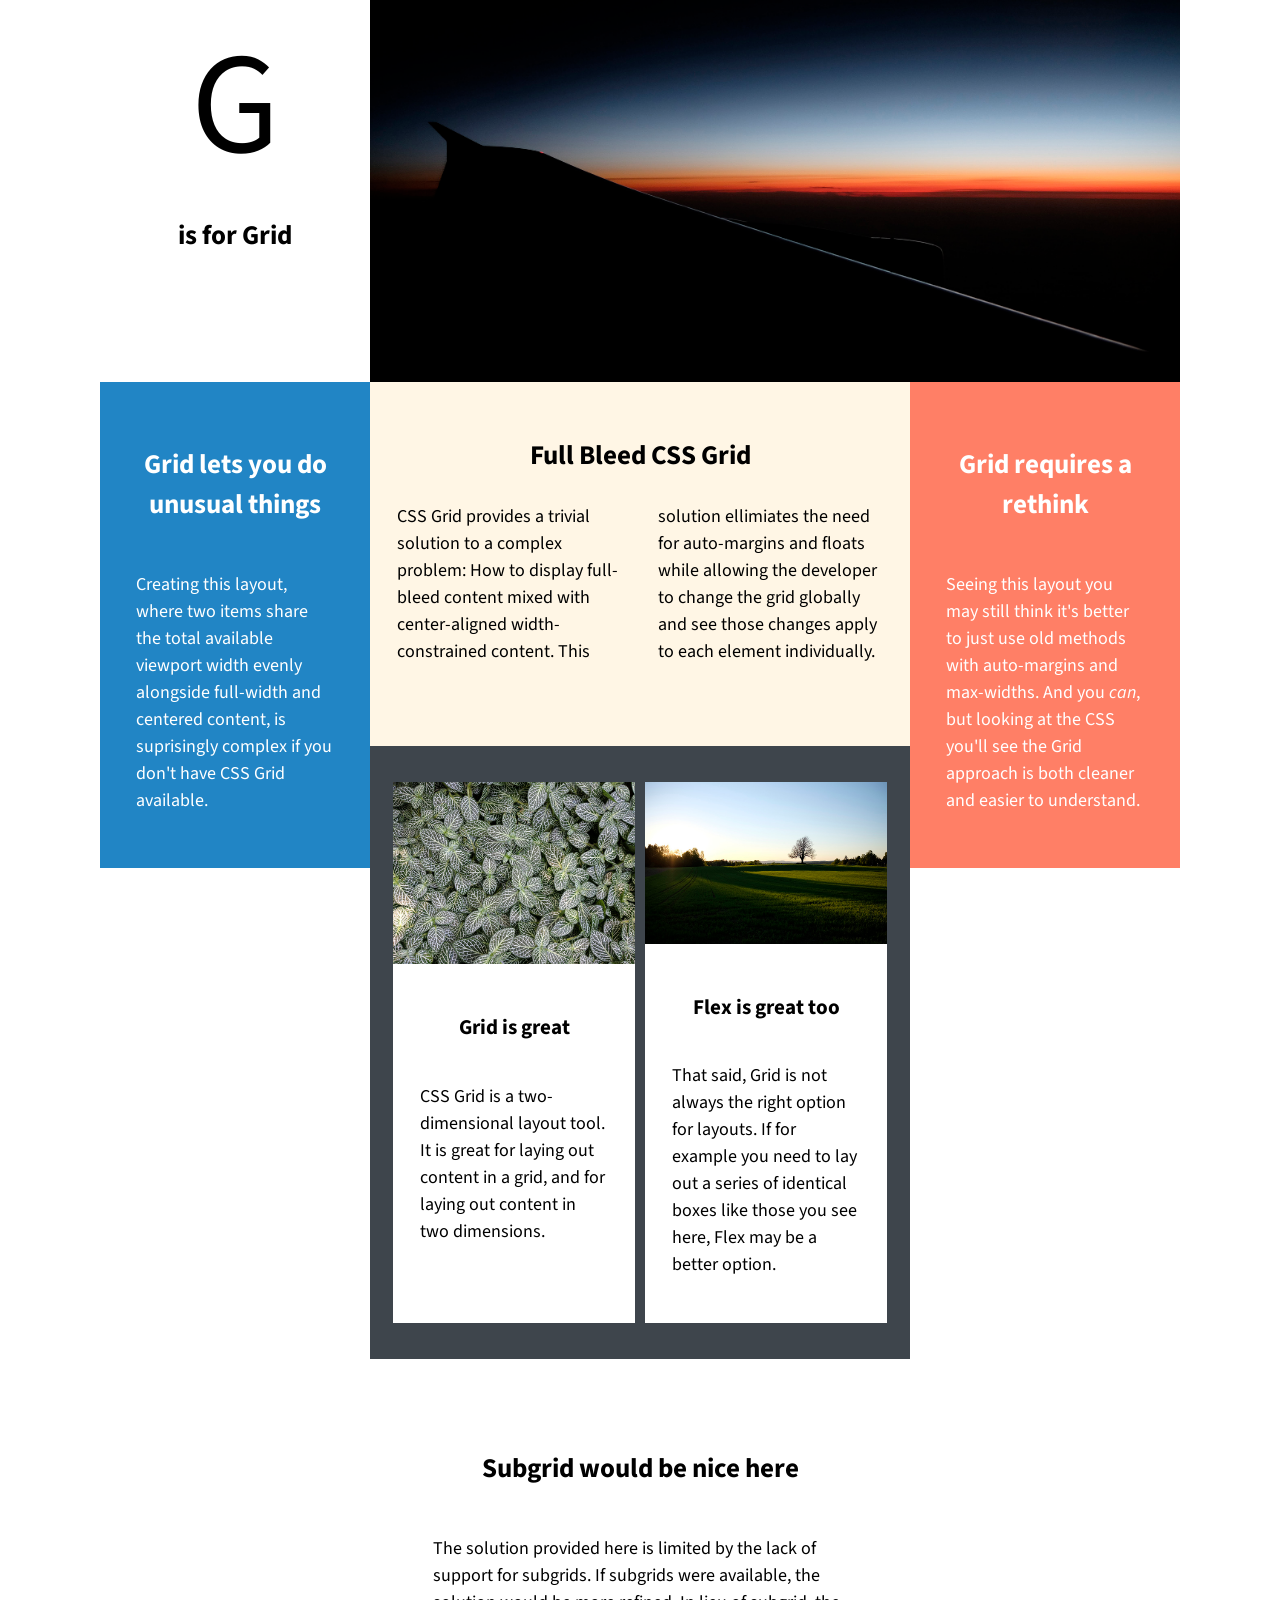
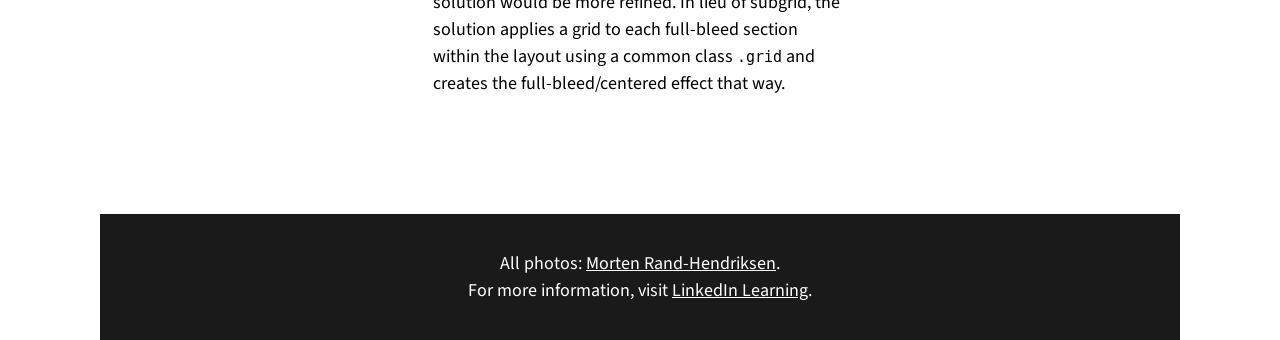
<file: 03_02/index.html>
<!doctype html>
<html lang="en-US">
  <head>
    <meta charset="UTF-8" />
    <meta name="viewport" content="width=device-width, initial-scale=1" />
    <title>Basic Grid Demo</title>
    <link
      href="https://fonts.googleapis.com/css?family=PT+Serif:400,400i,700,700i|Source+Sans+Pro:400,400i,600,600i"
      rel="stylesheet"
    />
    <link rel="stylesheet" href="style-main.css" type="text/css" media="all" />
  </head>

  <body class="site">
    <a class="skip-link screen-reader-text" href="#content">Skip to content</a>

    <header class="masthead">
      <div class="logo">G</div>
      <h2 class="site-title">is for Grid</h2>
    </header>
    <!-- .masthead -->

    <figure class="feature">
      <img
        src="images/wing.jpg"
        alt="The sun sets behind the wing of an airliner."
      />
    </figure>

    <main id="content" class="main-area">
      <section class="splash">
        <div class="splash-content">
          <h2 class="content-title">Full Bleed CSS Grid</h2>
          <div class="splash-text">
            <p>
              CSS Grid provides a trivial solution to a complex problem: How to
              display full-bleed content mixed with center-aligned
              width-constrained content. This solution ellimiates the need for
              auto-margins and floats while allowing the developer to change the
              grid globally and see those changes apply to each element
              individually.
            </p>
          </div>
          <!-- .splash-text -->
        </div>
        <!-- .splash-content -->
      </section>
      <!-- .splash -->

      <section class="buckets">
        <ul>
          <li>
            <img src="images/nerve.jpg" alt="The leaves of a Nerve Plant." />
            <div class="bucket">
              <h3 class="bucket-title">Grid is great</h3>
              <p>
                CSS Grid is a two-dimensional layout tool. It is great for
                laying out content in a grid, and for laying out content in two
                dimensions.
              </p>
            </div>
            <!-- .bucket -->
          </li>
          <li>
            <img src="images/tree.jpg" alt="A solitary tree in a field." />
            <div class="bucket">
              <h3 class="bucket-title">Flex is great too</h3>
              <p>
                That said, Grid is not always the right option for layouts. If
                for example you need to lay out a series of identical boxes like
                those you see here, Flex may be a better option.
              </p>
            </div>
            <!-- .bucket -->
          </li>
        </ul>
      </section>
      <!-- .buckets -->

      <section class="more">
        <div class="more-content">
          <h2 class="content-title">Subgrid would be nice here</h2>
          <p>
            The solution provided here is limited by the lack of support for
            subgrids. If subgrids were available, the solution would be more
            refined. In lieu of subgrid, the solution applies a grid to each
            full-bleed section within the layout using a common class
            <code>.grid</code> and creates the full-bleed/centered effect that
            way.
          </p>
          <p></p>
        </div>
        <!-- .more-content -->
      </section>
      <!-- .more -->
    </main>

    <aside class="sidebar">
      <div class="twin">
        <h2 class="content-title">Grid lets you do unusual things</h2>
        <p>
          Creating this layout, where two items share the total available
          viewport width evenly alongside full-width and centered content, is
          suprisingly complex if you don't have CSS Grid available.
        </p>
      </div>
      <div class="twin">
        <h2 class="content-title">Grid requires a rethink</h2>
        <p>
          Seeing this layout you may still think it's better to just use old
          methods with auto-margins and max-widths. And you <em>can</em>, but
          looking at the CSS you'll see the Grid approach is both cleaner and
          easier to understand.
        </p>
      </div>
    </aside>
    <!-- .sidebar -->

    <footer class="colophon">
      <aside>
        All photos:
        <a href="https://twitter.com/mor10" target="_blank" rel="nofollow"
          >Morten Rand-Hendriksen</a
        >.
      </aside>
      <aside>
        For more information, visit
        <a href="https://linkedin.com/learning" target="_blank" rel="nofollow"
          >LinkedIn Learning</a
        >.
      </aside>
    </footer>
  </body>
</html>
</file>
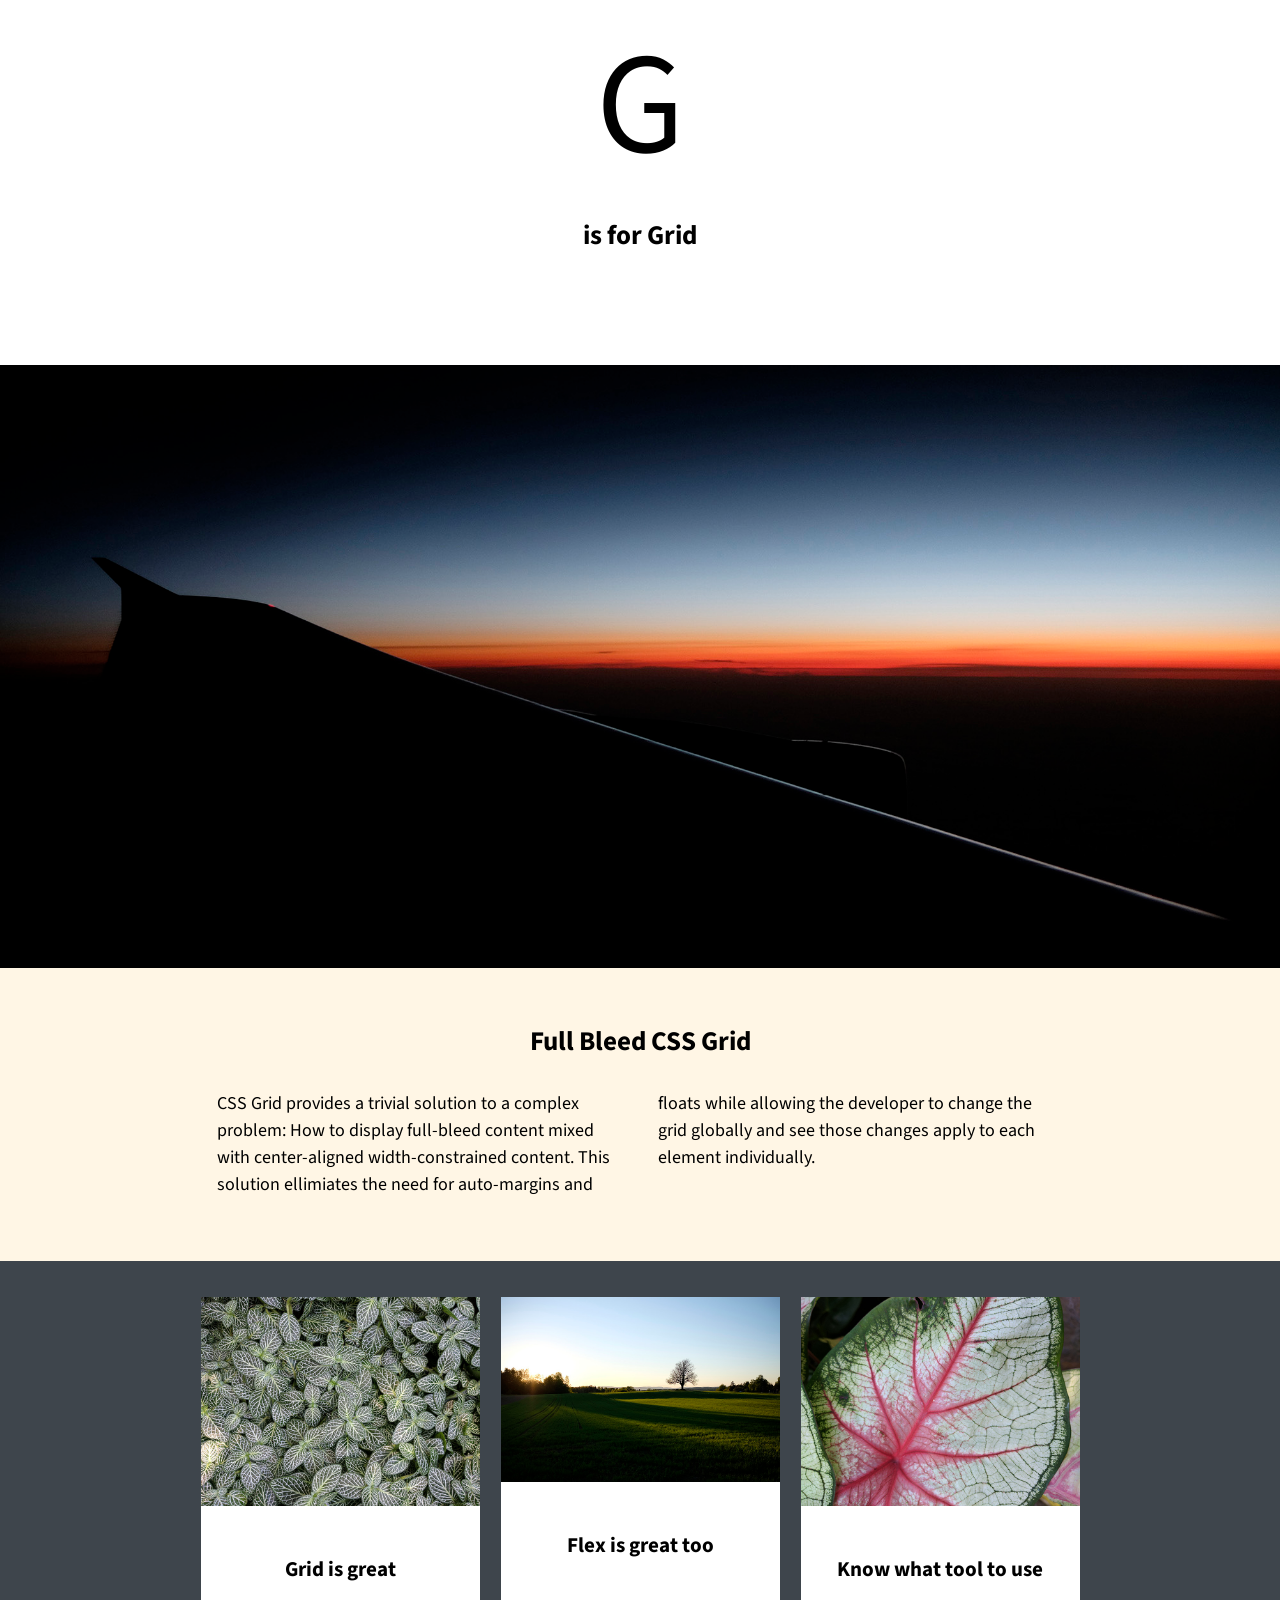
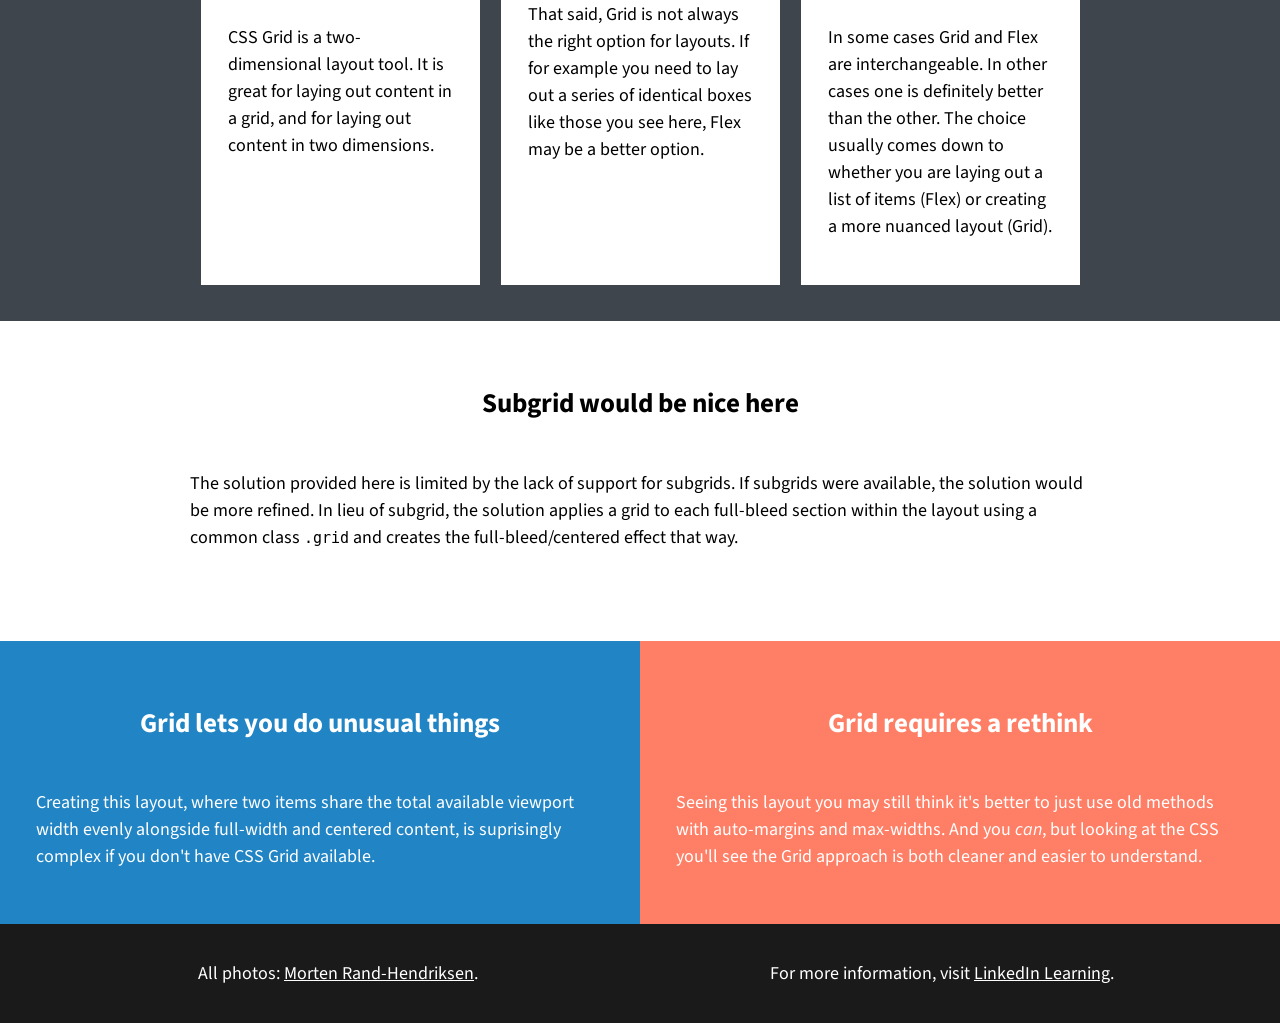
<file: 04_02/index.html>
<!doctype html>
<html lang="en-US">
  <head>
    <meta charset="UTF-8" />
    <meta name="viewport" content="width=device-width, initial-scale=1" />
    <title>Basic Grid Demo</title>
    <link
      href="https://fonts.googleapis.com/css?family=PT+Serif:400,400i,700,700i|Source+Sans+Pro:400,400i,600,600i"
      rel="stylesheet"
    />
    <link rel="stylesheet" href="style-main.css" type="text/css" media="all" />
  </head>

  <body class="site">
    <a class="skip-link screen-reader-text" href="#content">Skip to content</a>

    <header class="masthead">
      <div class="logo">G</div>
      <h2 class="site-title">is for Grid</h2>
      <img
        src="images/wing.jpg"
        alt="The sun sets behind the wing of an airliner."
      />
    </header>
    <!-- .masthead -->

    <main id="content" class="main-area">
      <section class="splash">
        <div class="splash-content">
          <h2 class="content-title">Full Bleed CSS Grid</h2>
          <div class="splash-text">
            <p>
              CSS Grid provides a trivial solution to a complex problem: How to
              display full-bleed content mixed with center-aligned
              width-constrained content. This solution ellimiates the need for
              auto-margins and floats while allowing the developer to change the
              grid globally and see those changes apply to each element
              individually.
            </p>
          </div>
          <!-- .splash-text -->
        </div>
        <!-- .splash-content -->
      </section>
      <!-- .splash -->

      <section class="buckets">
        <ul>
          <li>
            <img src="images/nerve.jpg" alt="The leaves of a Nerve Plant." />
            <div class="bucket">
              <h3 class="bucket-title">Grid is great</h3>
              <p>
                CSS Grid is a two-dimensional layout tool. It is great for
                laying out content in a grid, and for laying out content in two
                dimensions.
              </p>
            </div>
            <!-- .bucket -->
          </li>
          <li>
            <img src="images/tree.jpg" alt="A solitary tree in a field." />
            <div class="bucket">
              <h3 class="bucket-title">Flex is great too</h3>
              <p>
                That said, Grid is not always the right option for layouts. If
                for example you need to lay out a series of identical boxes like
                those you see here, Flex may be a better option.
              </p>
            </div>
            <!-- .bucket -->
          </li>
          <li>
            <img src="images/lines.jpg" alt="The leaf of a tropical plant." />
            <div class="bucket">
              <h3 class="bucket-title">Know what tool to use</h3>
              <p>
                In some cases Grid and Flex are interchangeable. In other cases
                one is definitely better than the other. The choice usually
                comes down to whether you are laying out a list of items (Flex)
                or creating a more nuanced layout (Grid).
              </p>
            </div>
            <!-- .bucket -->
          </li>
        </ul>
      </section>
      <!-- .buckets -->

      <section class="more">
        <div class="more-content">
          <h2 class="content-title">Subgrid would be nice here</h2>
          <p>
            The solution provided here is limited by the lack of support for
            subgrids. If subgrids were available, the solution would be more
            refined. In lieu of subgrid, the solution applies a grid to each
            full-bleed section within the layout using a common class
            <code>.grid</code> and creates the full-bleed/centered effect that
            way.
          </p>
          <p></p>
        </div>
        <!-- .more-content -->
      </section>
      <!-- .more -->

      <section class="twins">
        <div class="twin">
          <h2 class="content-title">Grid lets you do unusual things</h2>
          <p>
            Creating this layout, where two items share the total available
            viewport width evenly alongside full-width and centered content, is
            suprisingly complex if you don't have CSS Grid available.
          </p>
        </div>
        <div class="twin">
          <h2 class="content-title">Grid requires a rethink</h2>
          <p>
            Seeing this layout you may still think it's better to just use old
            methods with auto-margins and max-widths. And you <em>can</em>, but
            looking at the CSS you'll see the Grid approach is both cleaner and
            easier to understand.
          </p>
        </div>
      </section>
      <!-- .twins -->
    </main>

    <footer class="colophon">
      <aside>
        All photos:
        <a href="https://twitter.com/mor10" target="_blank" rel="nofollow"
          >Morten Rand-Hendriksen</a
        >.
      </aside>
      <aside>
        For more information, visit
        <a href="https://linkedin.com/learning" target="_blank" rel="nofollow"
          >LinkedIn Learning</a
        >.
      </aside>
    </footer>
  </body>
</html>
</file>
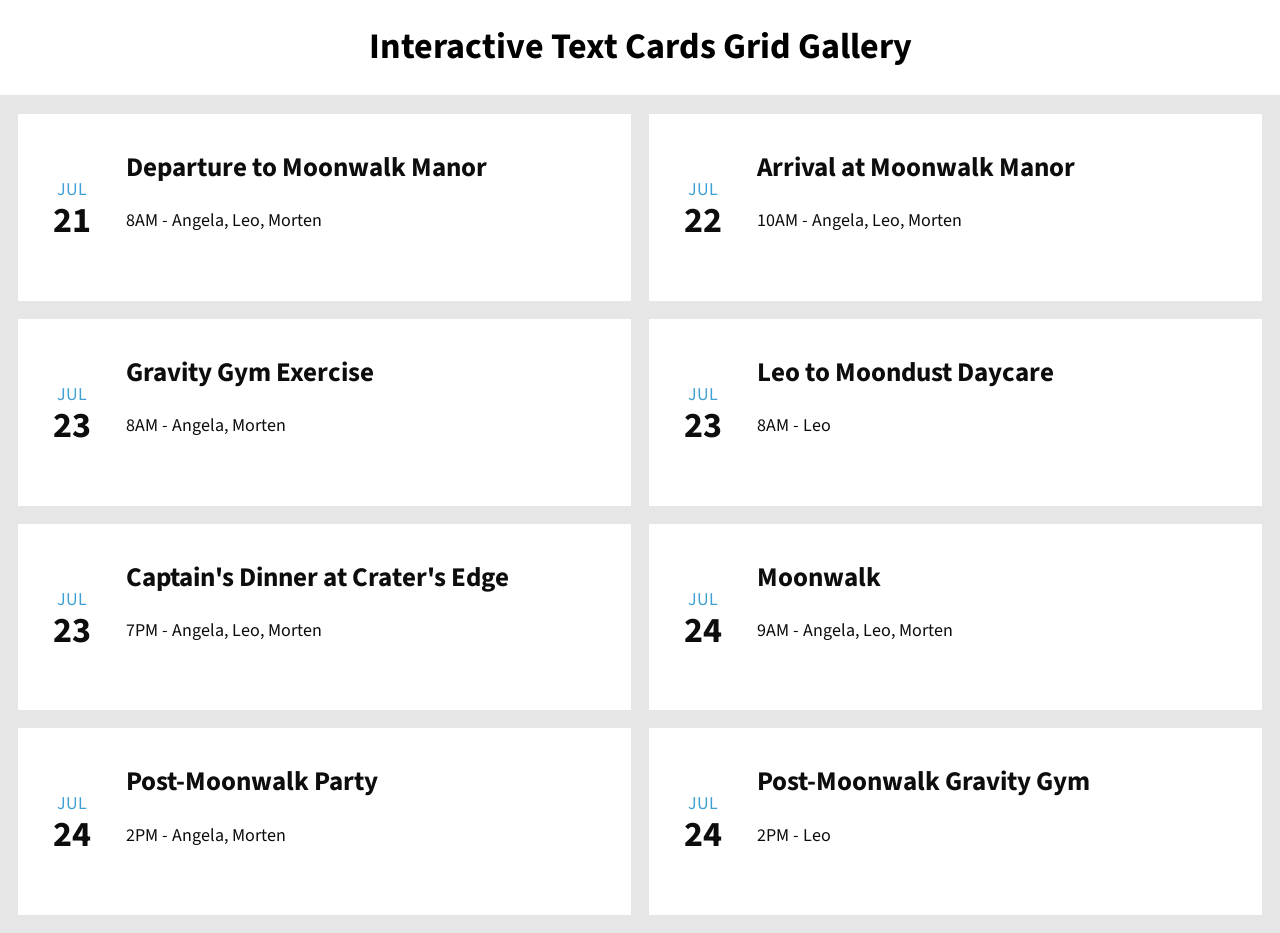
<file: 05_02/index.html>
<!doctype html>
<html lang="en-US">
  <head>
    <meta charset="UTF-8" />
    <meta name="viewport" content="width=device-width, initial-scale=1" />
    <title>Text Cards Gallery</title>
    <link
      href="https://fonts.googleapis.com/css?family=PT+Serif:400,400i,700,700i|Source+Sans+Pro:400,400i,600,600i"
      rel="stylesheet"
    />
    <link rel="stylesheet" href="style-main.css" type="text/css" media="all" />
  </head>

  <body class="site">
    <a class="skip-link screen-reader-text" href="#content">Skip to content</a>

    <header class="masthead">
      <h1 class="site-title">Interactive Text Cards Grid Gallery</h1>
    </header>
    <!-- .masthead -->

    <main id="content" class="main-area">
      <ul class="cards">
        <li class="card">
          <a href="#">
            <time class="time" datetime="2017-07-21T08:00">
              <div class="month">Jul</div>
              <div class="date">21</div>
            </time>
            <h2>Departure to Moonwalk Manor</h2>
            <div class="meta"><time>8AM</time> - Angela, Leo, Morten</div>
          </a>
        </li>
        <li class="card">
          <a href="#">
            <time class="time" datetime="2017-07-22T10:00">
              <div class="month">Jul</div>
              <div class="date">22</div>
            </time>
            <h2>Arrival at Moonwalk Manor</h2>
            <div class="meta"><time>10AM</time> - Angela, Leo, Morten</div>
          </a>
        </li>
        <li class="card">
          <a href="#">
            <time class="time" datetime="2017-07-23T08:00">
              <div class="month">Jul</div>
              <div class="date">23</div>
            </time>
            <h2>Gravity Gym Exercise</h2>
            <div class="meta"><time>8AM</time> - Angela, Morten</div>
          </a>
        </li>
        <li class="card">
          <a href="#">
            <time class="time" datetime="2017-07-23T08:00">
              <div class="month">Jul</div>
              <div class="date">23</div>
            </time>
            <h2>Leo to Moondust Daycare</h2>
            <div class="meta"><time>8AM</time> - Leo</div>
          </a>
        </li>
        <li class="card">
          <a href="#">
            <time class="time" datetime="2017-07-23T19:00">
              <div class="month">Jul</div>
              <div class="date">23</div>
            </time>
            <h2>Captain's Dinner at Crater's Edge</h2>
            <div class="meta"><time>7PM</time> - Angela, Leo, Morten</div>
          </a>
        </li>
        <li class="card">
          <a href="#">
            <time class="time" datetime="2017-07-24T09:00">
              <div class="month">Jul</div>
              <div class="date">24</div>
            </time>
            <h2>Moonwalk</h2>
            <div class="meta"><time>9AM</time> - Angela, Leo, Morten</div>
          </a>
        </li>
        <li class="card">
          <a href="#">
            <time class="time" datetime="2017-07-24T14:00">
              <div class="month">Jul</div>
              <div class="date">24</div>
            </time>
            <h2>Post-Moonwalk Party</h2>
            <div class="meta"><time>2PM</time> - Angela, Morten</div>
          </a>
        </li>
        <li class="card">
          <a href="#">
            <time class="time" datetime="2017-06-24T14:00">
              <div class="month">Jul</div>
              <div class="date">24</div>
            </time>
            <h2>Post-Moonwalk Gravity Gym</h2>
            <div class="meta"><time>2PM</time> - Leo</div>
          </a>
        </li>
      </ul>
    </main>
  </body>
</html>
</file>
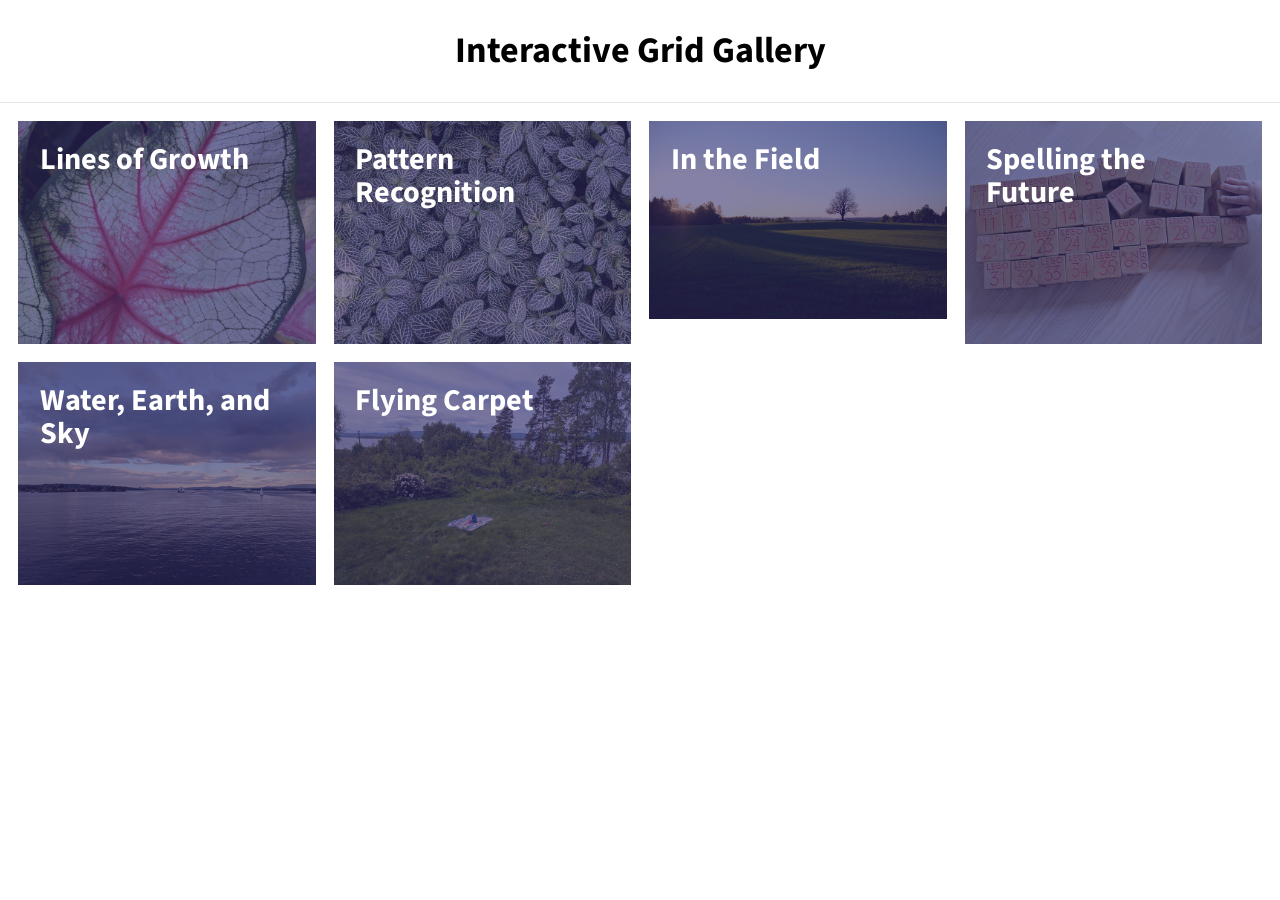
<file: 05_06/index.html>
<!doctype html>
<html lang="en-US">
  <head>
    <meta charset="UTF-8" />
    <meta name="viewport" content="width=device-width, initial-scale=1" />
    <title>Basic Grid Demo</title>
    <link
      href="https://fonts.googleapis.com/css?family=PT+Serif:400,400i,700,700i|Source+Sans+Pro:400,400i,600,600i"
      rel="stylesheet"
    />
    <link rel="stylesheet" href="style-main.css" type="text/css" media="all" />
  </head>

  <body class="site">
    <a class="skip-link screen-reader-text" href="#content">Skip to content</a>

    <header class="masthead">
      <h1 class="site-title">Interactive Grid Gallery</h1>
    </header>
    <!-- .masthead -->

    <main id="content" class="main-area">
      <ul class="cards">
        <li class="card">
          <a href="#">
            <figure class="card">
              <img src="images/lines.jpg" alt="Lines on a tropical leaf." />
              <figcaption class="caption">
                <h3 class="caption-title">Lines of Growth</h3>
              </figcaption>
            </figure>
          </a>
        </li>
        <li class="card">
          <a href="#">
            <figure class="card">
              <img src="images/nerve.jpg" alt="Leaves of the Nerve Plant." />
              <figcaption class="caption">
                <h3 class="caption-title">Pattern Recognition</h3>
              </figcaption>
            </figure>
          </a>
        </li>
        <li class="card">
          <a href="#">
            <figure class="card">
              <img
                src="images/tree.jpg"
                alt="The silhouette of a tree during sundown."
              />
              <figcaption class="caption">
                <h3 class="caption-title">In the Field</h3>
              </figcaption>
            </figure>
          </a>
        </li>
        <li class="card">
          <a href="#">
            <figure class="card">
              <img
                src="images/blocks.jpg"
                alt="Classic wooden letter blocks."
              />
              <figcaption class="caption">
                <h3 class="caption-title">Spelling the Future</h3>
              </figcaption>
            </figure>
          </a>
        </li>
        <li class="card">
          <a href="#">
            <figure class="card">
              <img src="images/fjord.jpg" alt="Sundown over the Oslo fjord." />
              <figcaption class="caption">
                <h3 class="caption-title">Water, Earth, and Sky</h3>
              </figcaption>
            </figure>
          </a>
        </li>
        <li class="card">
          <a href="#">
            <figure class="card">
              <img
                src="images/grass.jpg"
                alt="A baby sits on a carpet in the grass."
              />
              <figcaption class="caption">
                <h3 class="caption-title">Flying Carpet</h3>
              </figcaption>
            </figure>
          </a>
        </li>
      </ul>
    </main>
  </body>
</html>
</file>
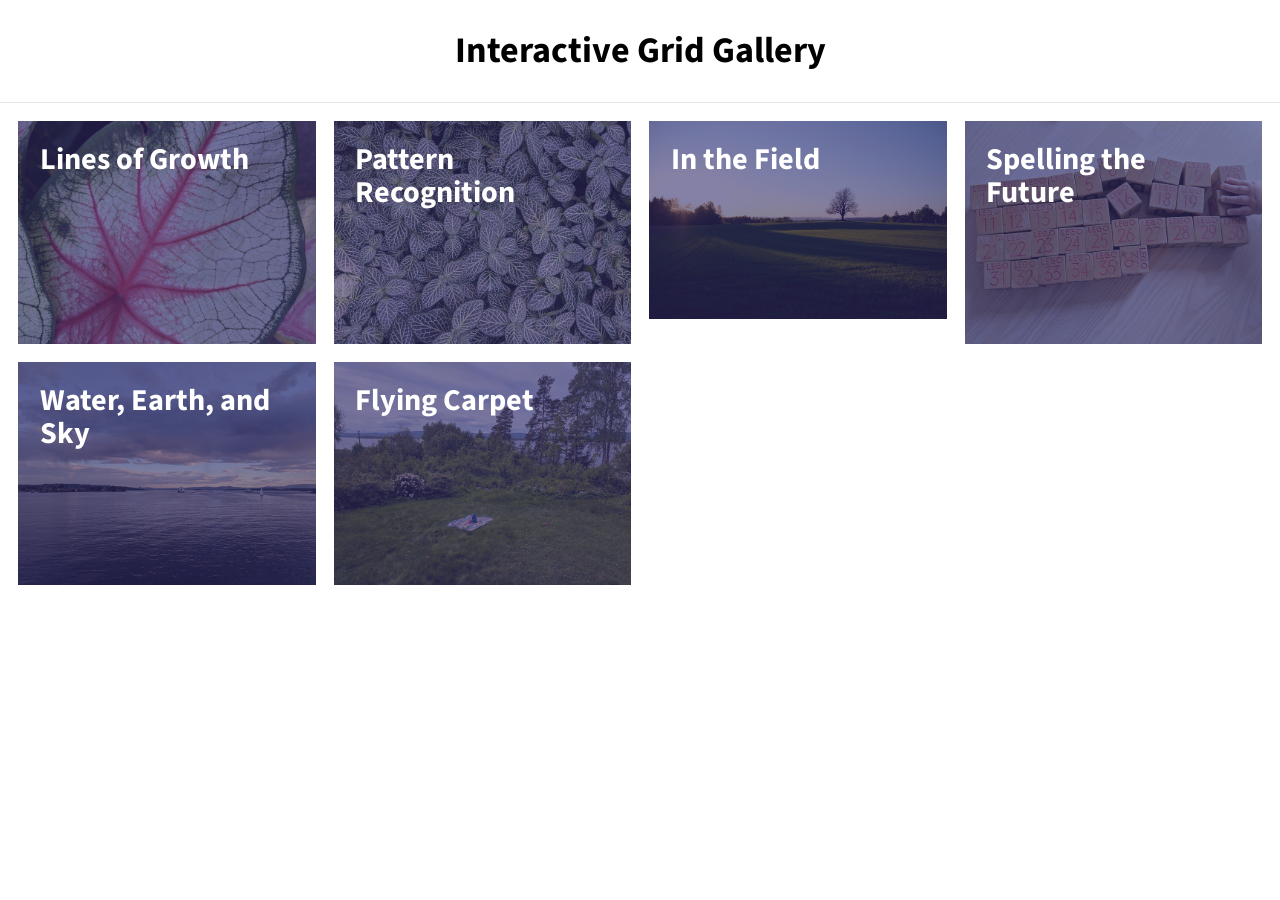
<file: 05_08/index.html>
<!doctype html>
<html lang="en-US">
  <head>
    <meta charset="UTF-8" />
    <meta name="viewport" content="width=device-width, initial-scale=1" />
    <title>Basic Grid Demo</title>
    <link
      href="https://fonts.googleapis.com/css?family=PT+Serif:400,400i,700,700i|Source+Sans+Pro:400,400i,600,600i"
      rel="stylesheet"
    />
    <link rel="stylesheet" href="style-main.css" type="text/css" media="all" />
  </head>

  <body class="site">
    <a class="skip-link screen-reader-text" href="#content">Skip to content</a>

    <header class="masthead">
      <h1 class="site-title">Interactive Grid Gallery</h1>
    </header>
    <!-- .masthead -->

    <main id="content" class="main-area">
      <ul class="cards">
        <li class="card-item">
          <a href="#">
            <figure class="card">
              <img src="images/lines.jpg" alt="Lines on a tropical leaf." />
              <figcaption class="caption">
                <h3 class="caption-title">Lines of Growth</h3>
              </figcaption>
            </figure>
          </a>
        </li>
        <li class="card-item">
          <a href="#">
            <figure class="card">
              <img src="images/nerve.jpg" alt="Leaves of the Nerve Plant." />
              <figcaption class="caption">
                <h3 class="caption-title">Pattern Recognition</h3>
              </figcaption>
            </figure>
          </a>
        </li>
        <li class="card-item">
          <a href="#">
            <figure class="card">
              <img
                src="images/tree.jpg"
                alt="The silhouette of a tree during sundown."
              />
              <figcaption class="caption">
                <h3 class="caption-title">In the Field</h3>
              </figcaption>
            </figure>
          </a>
        </li>
        <li class="card-item">
          <a href="#">
            <figure class="card">
              <img
                src="images/blocks.jpg"
                alt="Classic wooden letter blocks."
              />
              <figcaption class="caption">
                <h3 class="caption-title">Spelling the Future</h3>
              </figcaption>
            </figure>
          </a>
        </li>
        <li class="card-item">
          <a href="#">
            <figure class="card">
              <img src="images/fjord.jpg" alt="Sundown over the Oslo fjord." />
              <figcaption class="caption">
                <h3 class="caption-title">Water, Earth, and Sky</h3>
              </figcaption>
            </figure>
          </a>
        </li>
        <li class="card-item">
          <a href="#">
            <figure class="card">
              <img
                src="images/grass.jpg"
                alt="A baby sits on a carpet in the grass."
              />
              <figcaption class="caption">
                <h3 class="caption-title">Flying Carpet</h3>
              </figcaption>
            </figure>
          </a>
        </li>
      </ul>
    </main>
  </body>
</html>
</file>
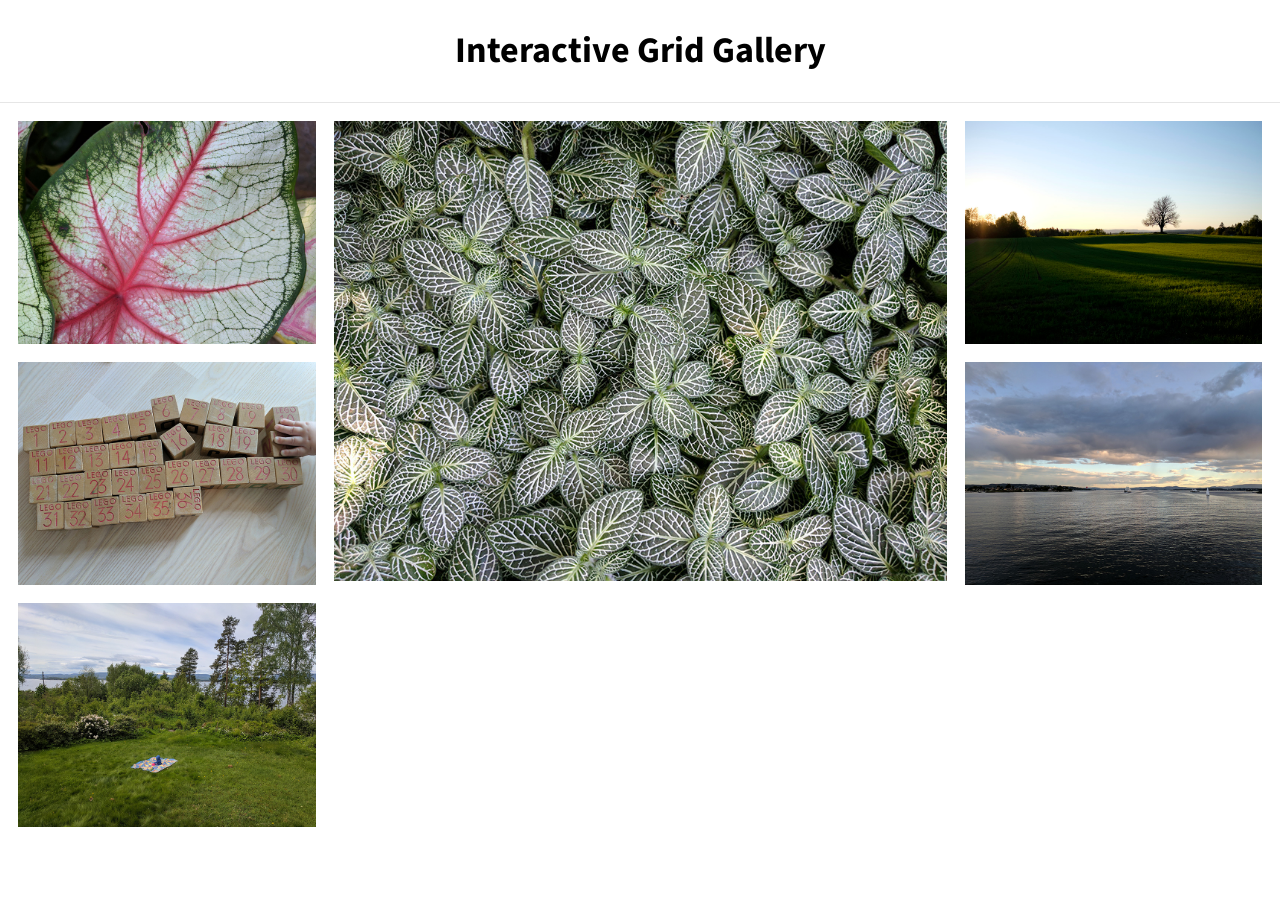
<file: 05_09/index.html>
<!doctype html>
<html lang="en-US">
  <head>
    <meta charset="UTF-8" />
    <meta name="viewport" content="width=device-width, initial-scale=1" />
    <title>Basic Grid Demo</title>
    <link
      href="https://fonts.googleapis.com/css?family=PT+Serif:400,400i,700,700i|Source+Sans+Pro:400,400i,600,600i"
      rel="stylesheet"
    />
    <link rel="stylesheet" href="style-main.css" type="text/css" media="all" />
  </head>

  <body class="site">
    <a class="skip-link screen-reader-text" href="#content">Skip to content</a>

    <header class="masthead">
      <h1 class="site-title">Interactive Grid Gallery</h1>
    </header>
    <!-- .masthead -->

    <main id="content" class="main-area">
      <ul class="cards">
        <li class="card-item">
          <a href="#">
            <figure class="card">
              <img src="images/lines.jpg" alt="Lines on a tropical leaf." />
              <figcaption class="caption">
                <h3 class="caption-title">Lines of Growth</h3>
              </figcaption>
            </figure>
          </a>
        </li>
        <li class="card-item double">
          <a href="#">
            <figure class="card">
              <img src="images/nerve.jpg" alt="Leaves of the Nerve Plant." />
              <figcaption class="caption">
                <h3 class="caption-title">Pattern Recognition</h3>
              </figcaption>
            </figure>
          </a>
        </li>
        <li class="card-item">
          <a href="#">
            <figure class="card">
              <img
                src="images/tree-crop.jpg"
                alt="The silhouette of a tree during sundown."
              />
              <figcaption class="caption">
                <h3 class="caption-title">In the Field</h3>
              </figcaption>
            </figure>
          </a>
        </li>
        <li class="card-item">
          <a href="#">
            <figure class="card">
              <img
                src="images/blocks.jpg"
                alt="Classic wooden letter blocks."
              />
              <figcaption class="caption">
                <h3 class="caption-title">Spelling the Future</h3>
              </figcaption>
            </figure>
          </a>
        </li>
        <li class="card-item">
          <a href="#">
            <figure class="card">
              <img src="images/fjord.jpg" alt="Sundown over the Oslo fjord." />
              <figcaption class="caption">
                <h3 class="caption-title">Water, Earth, and Sky</h3>
              </figcaption>
            </figure>
          </a>
        </li>
        <li class="card-item">
          <a href="#">
            <figure class="card">
              <img
                src="images/grass.jpg"
                alt="A baby sits on a carpet in the grass."
              />
              <figcaption class="caption">
                <h3 class="caption-title">Flying Carpet</h3>
              </figcaption>
            </figure>
          </a>
        </li>
      </ul>
    </main>
  </body>
</html>
</file>
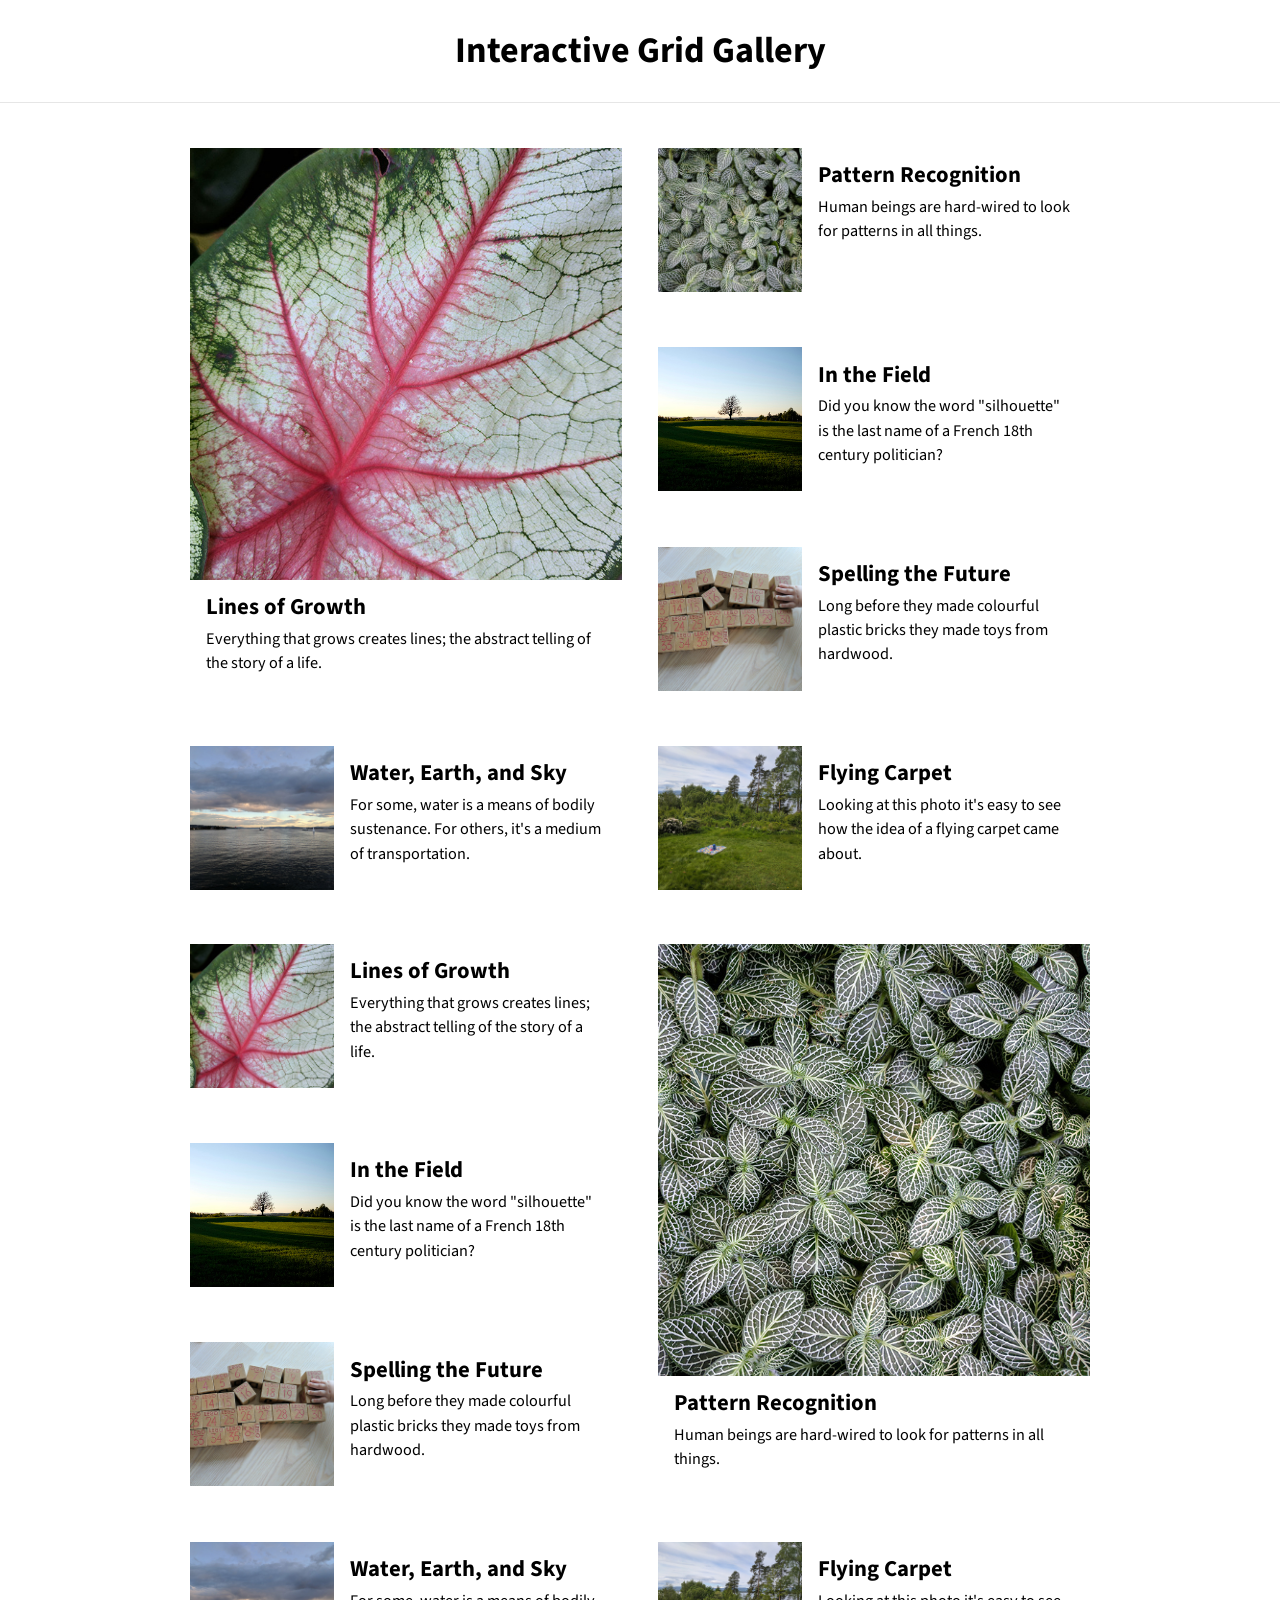
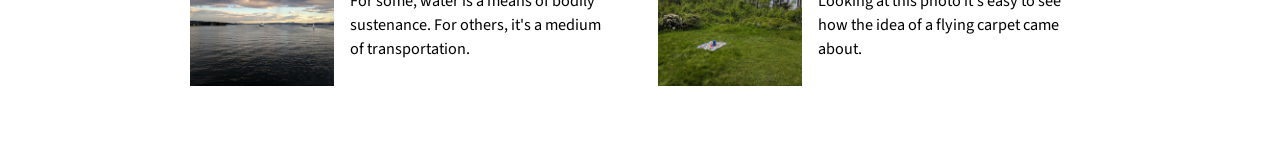
<file: 05_10/index.html>
<!doctype html>
<html lang="en-US">
  <head>
    <meta charset="UTF-8" />
    <meta name="viewport" content="width=device-width, initial-scale=1" />
    <title>Basic Grid Demo</title>
    <link
      href="https://fonts.googleapis.com/css?family=PT+Serif:400,400i,700,700i|Source+Sans+Pro:400,400i,600,600i"
      rel="stylesheet"
    />
    <link rel="stylesheet" href="style-main.css" type="text/css" media="all" />
  </head>

  <body class="site">
    <a class="skip-link screen-reader-text" href="#content">Skip to content</a>

    <header class="masthead">
      <h1 class="site-title">Interactive Grid Gallery</h1>
    </header>
    <!-- .masthead -->

    <main id="content" class="main-area">
      <ul class="cards">
        <li class="card-item double">
          <a href="#">
            <figure class="card">
              <img src="images/lines.jpg" alt="Lines on a tropical leaf." />
              <figcaption class="caption">
                <h3 class="caption-title">Lines of Growth</h3>
                <p>
                  Everything that grows creates lines; the abstract telling of
                  the story of a life.
                </p>
              </figcaption>
            </figure>
          </a>
        </li>
        <li class="card-item">
          <a href="#">
            <figure class="card">
              <img src="images/nerve.jpg" alt="Leaves of the Nerve Plant." />
              <figcaption class="caption">
                <h3 class="caption-title">Pattern Recognition</h3>
                <p>
                  Human beings are hard-wired to look for patterns in all
                  things.
                </p>
              </figcaption>
            </figure>
          </a>
        </li>
        <li class="card-item">
          <a href="#">
            <figure class="card">
              <img
                src="images/tree.jpg"
                alt="The silhouette of a tree during sundown."
              />
              <figcaption class="caption">
                <h3 class="caption-title">In the Field</h3>
                <p>
                  Did you know the word "silhouette" is the last name of a
                  French 18th century politician?
                </p>
              </figcaption>
            </figure>
          </a>
        </li>
        <li class="card-item">
          <a href="#">
            <figure class="card">
              <img
                src="images/blocks.jpg"
                alt="Classic wooden letter blocks."
              />
              <figcaption class="caption">
                <h3 class="caption-title">Spelling the Future</h3>
                <p>
                  Long before they made colourful plastic bricks they made toys
                  from hardwood.
                </p>
              </figcaption>
            </figure>
          </a>
        </li>
        <li class="card-item">
          <a href="#">
            <figure class="card">
              <img src="images/fjord.jpg" alt="Sundown over the Oslo fjord." />
              <figcaption class="caption">
                <h3 class="caption-title">Water, Earth, and Sky</h3>
                <p>
                  For some, water is a means of bodily sustenance. For others,
                  it's a medium of transportation.
                </p>
              </figcaption>
            </figure>
          </a>
        </li>
        <li class="card-item">
          <a href="#">
            <figure class="card">
              <img
                src="images/grass.jpg"
                alt="A baby sits on a carpet in the grass."
              />
              <figcaption class="caption">
                <h3 class="caption-title">Flying Carpet</h3>
                <p>
                  Looking at this photo it's easy to see how the idea of a
                  flying carpet came about.
                </p>
              </figcaption>
            </figure>
          </a>
        </li>
        <li class="card-item">
          <a href="#">
            <figure class="card">
              <img src="images/lines.jpg" alt="Lines on a tropical leaf." />
              <figcaption class="caption">
                <h3 class="caption-title">Lines of Growth</h3>
                <p>
                  Everything that grows creates lines; the abstract telling of
                  the story of a life.
                </p>
              </figcaption>
            </figure>
          </a>
        </li>
        <li class="card-item double">
          <a href="#">
            <figure class="card">
              <img src="images/nerve.jpg" alt="Leaves of the Nerve Plant." />
              <figcaption class="caption">
                <h3 class="caption-title">Pattern Recognition</h3>
                <p>
                  Human beings are hard-wired to look for patterns in all
                  things.
                </p>
              </figcaption>
            </figure>
          </a>
        </li>
        <li class="card-item">
          <a href="#">
            <figure class="card">
              <img
                src="images/tree.jpg"
                alt="The silhouette of a tree during sundown."
              />
              <figcaption class="caption">
                <h3 class="caption-title">In the Field</h3>
                <p>
                  Did you know the word "silhouette" is the last name of a
                  French 18th century politician?
                </p>
              </figcaption>
            </figure>
          </a>
        </li>
        <li class="card-item">
          <a href="#">
            <figure class="card">
              <img
                src="images/blocks.jpg"
                alt="Classic wooden letter blocks."
              />
              <figcaption class="caption">
                <h3 class="caption-title">Spelling the Future</h3>
                <p>
                  Long before they made colourful plastic bricks they made toys
                  from hardwood.
                </p>
              </figcaption>
            </figure>
          </a>
        </li>
        <li class="card-item">
          <a href="#">
            <figure class="card">
              <img src="images/fjord.jpg" alt="Sundown over the Oslo fjord." />
              <figcaption class="caption">
                <h3 class="caption-title">Water, Earth, and Sky</h3>
                <p>
                  For some, water is a means of bodily sustenance. For others,
                  it's a medium of transportation.
                </p>
              </figcaption>
            </figure>
          </a>
        </li>
        <li class="card-item">
          <a href="#">
            <figure class="card">
              <img
                src="images/grass.jpg"
                alt="A baby sits on a carpet in the grass."
              />
              <figcaption class="caption">
                <h3 class="caption-title">Flying Carpet</h3>
                <p>
                  Looking at this photo it's easy to see how the idea of a
                  flying carpet came about.
                </p>
              </figcaption>
            </figure>
          </a>
        </li>
      </ul>
    </main>
  </body>
</html>
</file>
<file: 03_02/style-main.css>
/*--------------------------------------------------------------
Accessibility
--------------------------------------------------------------*/
/* Text meant only for screen readers */
.screen-reader-text {
	clip: rect(1px, 1px, 1px, 1px);
	position: absolute !important;
	height: 1px;
	width: 1px;
	overflow: hidden;
}

.screen-reader-text:hover,
.screen-reader-text:active,
.screen-reader-text:focus {
	background-color: #f1f1f1;
	border-radius: 3px;
	box-shadow: 0 0 2px 2px rgba(0, 0, 0, 0.6);
	clip: auto !important;
	color: #21759b;
	display: block;
	font-size: 14px;
	font-weight: bold;
	height: auto;
	left: 5px;
	line-height: normal;
	padding: 15px 23px 14px;
	text-decoration: none;
	top: 5px;
	width: auto;
	z-index: 100000;
	/* Above WP toolbar */
}

/*--------------------------------------------------------------
Typography
--------------------------------------------------------------*/

body {
	margin: 0;
}

body,
button,
input,
select,
textarea {
	font-family: 'Source Sans Pro', 'Helvetica', 'Arial', sans-serif;
	font-size: 18px;
	line-height: 1.5;
}

h1,
h2,
h3,
h4,
h5,
h6 {
	clear: both;
}

p {
	margin-bottom: 1.5em;
}

b,
strong {
	font-weight: bold;
}

dfn,
cite,
em,
i {
	font-style: italic;
}

blockquote {
	margin: 0 1.5em;
}

address {
	margin: 0 0 1.5em;
}

pre {
	display: inline-block;
	font-family: "Courier 10 Pitch", Courier, monospace;
	color: #ddca7e;
	background: #282c34;
	padding: .5em .8em;
	border-radius: .2em;
}

code,
kbd,
tt,
var {
	font: 15px Monaco, Consolas, "Andale Mono", "DejaVu Sans Mono", monospace;
}

abbr,
acronym {
	border-bottom: 1px dotted #666;
	cursor: help;
}

mark,
ins {
	background: #fff9c0;
	text-decoration: none;
}

sup,
sub {
	font-size: 75%;
	height: 0;
	line-height: 0;
	position: relative;
	vertical-align: baseline;
}

sup {
	bottom: 1ex;
}

sub {
	top: .5ex;
}

small {
	font-size: 75%;
}

big {
	font-size: 125%;
}

figure {
	margin: 0;
	padding: 0;
}


/*--------------------------------------------------------------
General styling
--------------------------------------------------------------*/

h1,
h2,
h3 {
	text-align: center;
	margin: 0;
	padding: 1em 0;
}

p {
	margin: 0;
	padding: 1em 0;
}

img {
	display: block;
	border: 0;
	width: 100%;
	height: auto;
}


/* Promo section */

.logo,
.site-title {
	text-align: center;
}

.logo {
	font-size: 8em;
}

.site-title {
	margin-top: -1em;
	margin-bottom: 3em;
}

/* Splash section */

.splash {
	background: #FFF6E5;
	padding-bottom: 2em;
}

.splash-content {
	padding: 1.5em;
}

@media screen and (min-width: 600px) {
	.splash-text {
		columns: 2;
		column-gap: 2em;
	}

	.splash-text p {
		padding-top: 0;
	}
}

/* Buckets section */

.buckets {
	padding: 2em 1em 1em;
	background: #3E454C;
}

.buckets ul {
	margin: 0;
	padding: 0;
}

.buckets li {
	margin-bottom: 1em;
	background: white;
	list-style-type: none;
}

.bucket {
	padding: 1.5em;
}

/* More section */

.more {
	padding: 2em;
}

.more-content {
	padding: 1.5em;
}

/* Twins section */

.sidebar {
	background: hsl(0, 0%, 90%);
}

.twin {
	padding: 2em;
	background: #2185C5;
	color: white;
}

.twin:last-of-type {
	background: #FF7F66;
}

/* Colophon section */
.colophon {
	padding: 2em;
	background: hsl(0, 0%, 10%);
	color: white;
	text-align: center;
}

.colophon a {
	color: white;
}

.colophon a:hover,
.colophon a:focus {
	border-bottom: 1px solid white;
}


/*--------------------------------------------------------------
Use flex to create a three-bucket layout
--------------------------------------------------------------*/

@media screen and (min-width: 700px) {
	@supports (display: flex) {

		.buckets ul {
			display: flex;
			justify-content: space-around;
		}

		.buckets li {
			width: 48%;
		}

	}
}

/*--------------------------------------------------------------
Basic responsive layout for all browsers:
--------------------------------------------------------------*/

.site {
	max-width: 50em;
	margin: 0 auto;
}

/*--------------------------------------------------------------
CSS Grid layout for modern browsers:
--------------------------------------------------------------*/
@supports (grid-area: auto) {
	@media screen and (min-width: 50em) {
		.site {
			max-width: none;
			display: grid;
			grid-template-columns: 15em auto;
		}
	}

	.masthead {
		grid-column: 1 / 2;
		grid-row: 1 / 3;
	}

	.feature {
		grid-column: 2 / 3;
	}

	.main-area {
		grid-column: 2 / 3;
	}

	.sidebar {
		grid-column: 1 / 2;
		grid-row: 2 / 4;
	}

	.colophon {
		grid-column: 1 / 3;
	}

}

@media screen and (min-width: 65em) {
	.site {
		grid-template-columns: 15em minmax(auto, 30em) 15em;
		justify-content: center;
	}

	.sidebar {
		display: inherit;
		grid-template-columns: inherit;
		grid-column: 1 / 4;
		grid-row: 2 / 3;
		height: 0;
	}

	.twin:last-of-type {
		grid-column: 3 / 4;
	}

	.colophon {
		grid-column: 1 / 4;
	}

	.feature {
		grid-column: 2 / 4;
	}
}
</file>
<file: 04_02/style-main.css>
/*--------------------------------------------------------------
Accessibility
--------------------------------------------------------------*/
/* Text meant only for screen readers */
.screen-reader-text {
	clip: rect(1px, 1px, 1px, 1px);
	position: absolute !important;
	height: 1px;
	width: 1px;
	overflow: hidden;
}

.screen-reader-text:hover,
.screen-reader-text:active,
.screen-reader-text:focus {
	background-color: #f1f1f1;
	border-radius: 3px;
	box-shadow: 0 0 2px 2px rgba(0, 0, 0, 0.6);
	clip: auto !important;
	color: #21759b;
	display: block;
	font-size: 14px;
	font-weight: bold;
	height: auto;
	left: 5px;
	line-height: normal;
	padding: 15px 23px 14px;
	text-decoration: none;
	top: 5px;
	width: auto;
	z-index: 100000;
	/* Above WP toolbar */
}

/*--------------------------------------------------------------
Typography
--------------------------------------------------------------*/

body {
	margin: 0;
}

body,
button,
input,
select,
textarea {
	font-family: 'Source Sans Pro', 'Helvetica', 'Arial', sans-serif;
	font-size: 18px;
	line-height: 1.5;
}

h1,
h2,
h3,
h4,
h5,
h6 {
	clear: both;
}

p {
	margin-bottom: 1.5em;
}

b,
strong {
	font-weight: bold;
}

dfn,
cite,
em,
i {
	font-style: italic;
}

blockquote {
	margin: 0 1.5em;
}

address {
	margin: 0 0 1.5em;
}

pre {
	display: inline-block;
	font-family: "Courier 10 Pitch", Courier, monospace;
	color: #ddca7e;
	background: #282c34;
	padding: .5em .8em;
	border-radius: .2em;
}

code,
kbd,
tt,
var {
	font: 15px Monaco, Consolas, "Andale Mono", "DejaVu Sans Mono", monospace;
}

abbr,
acronym {
	border-bottom: 1px dotted #666;
	cursor: help;
}

mark,
ins {
	background: #fff9c0;
	text-decoration: none;
}

sup,
sub {
	font-size: 75%;
	height: 0;
	line-height: 0;
	position: relative;
	vertical-align: baseline;
}

sup {
	bottom: 1ex;
}

sub {
	top: .5ex;
}

small {
	font-size: 75%;
}

big {
	font-size: 125%;
}


/*--------------------------------------------------------------
General styling
--------------------------------------------------------------*/

h1,
h2,
h3 {
	text-align: center;
	margin: 0;
	padding: 1em 0;
}

p {
	margin: 0;
	padding: 1em 0;
}

img {
	display: block;
	border: 0;
	width: 100%;
	height: auto;
}


/* Promo section */

.logo,
.site-title {
	text-align: center;
}

.logo {
	font-size: 8em;
}

.site-title {
	margin-top: -1em;
	margin-bottom: 3em;
}

/* Splash section */

.splash {
	background: #FFF6E5;
	padding-bottom: 2em;
}

.splash-content {
	padding: 1.5em;
}

@media screen and (min-width: 600px) {
	.splash-text {
		columns: 2;
		column-gap: 2em;
	}

	.splash-text p {
		padding-top: 0;
	}
}

/* Buckets section */

.buckets {
	padding: 2em 1em 1em;
	background: #3E454C;
}

.buckets ul {
	margin: 0;
	padding: 0;
}

.buckets li {
	margin-bottom: 1em;
	background: white;
	list-style-type: none;
}

.bucket {
	padding: 1.5em;
}

/* More section */

.more {
	padding: 2em;
}

/* Twins section */

.twin {
	padding: 2em;
	background: #2185C5;
	color: white;
}

.twin:last-of-type {
	background: #FF7F66;
}

/* Colophon section */
.colophon {
	padding: 2em;
	background: hsl(0, 0%, 10%);
	color: white;
	text-align: center;
}

.colophon a {
	color: white;
}

.colophon a:hover,
.colophon a:focus {
	border-bottom: 1px solid white;
}


/*--------------------------------------------------------------
Use flex to create a three-bucket layout
--------------------------------------------------------------*/

@media screen and (min-width: 700px) {
	@supports (display: flex) {

		.buckets ul {
			display: flex;
			justify-content: space-around;
		}

		.buckets li {
			width: 31%;
		}

	}
}

/*--------------------------------------------------------------
Basic responsive layout for all browsers:
--------------------------------------------------------------*/


/*--------------------------------------------------------------
CSS Grid layout for modern browsers:
--------------------------------------------------------------*/
@supports (grid-area: auto) {
	@media screen and (min-width: 600px) {
		.site {
			max-width: none;
		}

		.main-area>*,
		.colophon {
			display: grid;
			grid-template-columns:
				1fr repeat(2, minmax(auto, 25em)) 1fr;
		}

		.splash-content,
		.buckets ul,
		.more-content {
			grid-column: 2 / 4;
		}

		.twin,
		.colophon aside {
			grid-column: span 2;
		}
	}
}
</file>
<file: 05_02/style-main.css>
/*--------------------------------------------------------------
Accessibility
--------------------------------------------------------------*/
/* Text meant only for screen readers */
.screen-reader-text {
	clip: rect(1px, 1px, 1px, 1px);
	position: absolute !important;
	height: 1px;
	width: 1px;
	overflow: hidden;
}

.screen-reader-text:hover,
.screen-reader-text:active,
.screen-reader-text:focus {
	background-color: #f1f1f1;
	border-radius: 3px;
	box-shadow: 0 0 2px 2px rgba(0, 0, 0, 0.6);
	clip: auto !important;
	color: #21759b;
	display: block;
	font-size: 14px;
	font-weight: bold;
	height: auto;
	left: 5px;
	line-height: normal;
	padding: 15px 23px 14px;
	text-decoration: none;
	top: 5px;
	width: auto;
	z-index: 100000;
	/* Above WP toolbar */
}

/*--------------------------------------------------------------
Typography
--------------------------------------------------------------*/

body {
	margin: 0;
}

body,
button,
input,
select,
textarea {
	font-family: 'Source Sans Pro', 'Helvetica', 'Arial', sans-serif;
	font-size: 18px;
	line-height: 1.5;
}

h1,
h2,
h3,
h4,
h5,
h6 {
	clear: both;
	line-height: 1.3em;
}

p {
	margin-bottom: 1.5em;
}

b,
strong {
	font-weight: bold;
}

dfn,
cite,
em,
i {
	font-style: italic;
}

blockquote {
	margin: 0 1.5em;
}

address {
	margin: 0 0 1.5em;
}

pre {
	display: inline-block;
	font-family: "Courier 10 Pitch", Courier, monospace;
	color: #ddca7e;
	background: #282c34;
	padding: .5em .8em;
	border-radius: .2em;
}

code,
kbd,
tt,
var {
	font: 15px Monaco, Consolas, "Andale Mono", "DejaVu Sans Mono", monospace;
}

abbr,
acronym {
	border-bottom: 1px dotted #666;
	cursor: help;
}

mark,
ins {
	background: #fff9c0;
	text-decoration: none;
}

sup,
sub {
	font-size: 75%;
	height: 0;
	line-height: 0;
	position: relative;
	vertical-align: baseline;
}

sup {
	bottom: 1ex;
}

sub {
	top: .5ex;
}

small {
	font-size: 75%;
}

big {
	font-size: 125%;
}

figure {
	margin: 0;
}



/*--------------------------------------------------------------
General styling
--------------------------------------------------------------*/

p {
	margin: 0;
	padding: 1em 0;
}


/* Header */

.masthead {
	text-align: center;
	border-bottom: 1px solid hsl(0, 0%, 90%);
}

/* Footer */
.colophon {
	padding: 2em;
	background: hsl(0, 0%, 10%);
	color: white;
	text-align: center;
}

.colophon a {
	color: white;
}

.colophon a:hover,
.colophon a:focus {
	border-bottom: 1px solid white;
}


/*--------------------------------------------------------------
Cards:
--------------------------------------------------------------*/
.main-area {
	padding: 1em;
	background-color: hsl(0, 0%, 90%);
}

.cards {
	margin: 0;
	padding: 0;
	list-style-type: none;
}

.card {
	display: flex;
	margin-bottom: 1em;
}

.card a {
	width: 100%;
	padding: 0 1em;
	text-align: center;
	text-decoration: none;
	background: white;
	border: 1px transparent;
	color: hsl(0, 0%, 5%);
	transition: all .2s;
}

.card a:focus,
.card a:hover {
	margin: -5px 5px 5px -5px;
	box-shadow: 5px 5px 0px 0px hsla(0, 0%, 70%, .8);
}

.time {
	grid-column: 1;
	grid-row: 1/3;
	display: flex;
	flex-direction: column;
	align-items: center;
	justify-content: center;
	padding: 1em;
}

.month {
	text-transform: uppercase;
	color: hsl(201, 63%, 54%);
}

.date {
	font-weight: bold;
	font-size: 2em;
	line-height: 1em;
}

.cards h2 {
	grid-column: 2;
	grid-row: 1;
	padding-top: .5em;
	align-self: flex-end;
}

.meta {
	grid-column: 2;
	grid-row: 2;
	padding-bottom: 1em;
}


/*--------------------------------------------------------------
Card grid:
--------------------------------------------------------------*/
@supports (grid-area: auto) {
	.card a {
		display: grid;
		grid-template-columns: 6em auto;
		grid-template-rows: 1fr 1fr;
		padding: 0 1em 0 0;
		text-align: left;
	}

	.time {
		grid-column: 1;
		grid-row: 1 / 3;
		display: flex;
		flex-direction: column;
		align-items: center;
		justify-content: center;
	}

	.card h2 {
		grid-column: 2;
		grid-row: 1;
		align-self: flex-end;
	}

	.meta {
		grid-column: 2;
		grid-row: 2;
	}

	@media screen and (min-width: 50em) {
		.cards {
			display: grid;
			grid-template-columns: 1fr 1fr;
			grid-gap: 1em;
		}

		.card {
			display: flex;
			margin-bottom: 0;
		}

		.card a {
			width: 100%;
		}
	}
}
</file>
<file: 05_06/style-main.css>
/*--------------------------------------------------------------
Accessibility
--------------------------------------------------------------*/
/* Text meant only for screen readers */
.screen-reader-text {
	clip: rect(1px, 1px, 1px, 1px);
	position: absolute !important;
	height: 1px;
	width: 1px;
	overflow: hidden;
}

.screen-reader-text:hover,
.screen-reader-text:active,
.screen-reader-text:focus {
	background-color: #f1f1f1;
	border-radius: 3px;
	box-shadow: 0 0 2px 2px rgba(0, 0, 0, 0.6);
	clip: auto !important;
	color: #21759b;
	display: block;
	font-size: 14px;
	font-weight: bold;
	height: auto;
	left: 5px;
	line-height: normal;
	padding: 15px 23px 14px;
	text-decoration: none;
	top: 5px;
	width: auto;
	z-index: 100000;
	/* Above WP toolbar */
}

/*--------------------------------------------------------------
Typography
--------------------------------------------------------------*/

body {
	margin: 0;
}

body,
button,
input,
select,
textarea {
	font-family: 'Source Sans Pro', 'Helvetica', 'Arial', sans-serif;
	font-size: 18px;
	line-height: 1.5;
}

h1,
h2,
h3,
h4,
h5,
h6 {
	clear: both;
}

p {
	margin-bottom: 1.5em;
}

b,
strong {
	font-weight: bold;
}

dfn,
cite,
em,
i {
	font-style: italic;
}

blockquote {
	margin: 0 1.5em;
}

address {
	margin: 0 0 1.5em;
}

pre {
	display: inline-block;
	font-family: "Courier 10 Pitch", Courier, monospace;
	color: #ddca7e;
	background: #282c34;
	padding: .5em .8em;
	border-radius: .2em;
}

code,
kbd,
tt,
var {
	font: 15px Monaco, Consolas, "Andale Mono", "DejaVu Sans Mono", monospace;
}

abbr,
acronym {
	border-bottom: 1px dotted #666;
	cursor: help;
}

mark,
ins {
	background: #fff9c0;
	text-decoration: none;
}

sup,
sub {
	font-size: 75%;
	height: 0;
	line-height: 0;
	position: relative;
	vertical-align: baseline;
}

sup {
	bottom: 1ex;
}

sub {
	top: .5ex;
}

small {
	font-size: 75%;
}

big {
	font-size: 125%;
}

figure {
	margin: 0;
}


/*--------------------------------------------------------------
General styling
--------------------------------------------------------------*/


img {
	display: block;
	border: 0;
	width: 100%;
	height: auto;
}


/* Header */

.masthead {
	text-align: center;
	border-bottom: 1px solid hsl(0, 0%, 90%);
}


/*--------------------------------------------------------------
Cards:
--------------------------------------------------------------*/

.cards {
	margin: 1em;
	padding: 0;
	list-style-type: none;
}

.cards a {
	display: block;
	margin-bottom: 1em;
	text-decoration: none;
}

.caption {
	padding: 1em;
	background: hsla(246, 40%, 30%, .6);
	color: white;
	font-size: 1.2em;
	transition: all .4s;
}

a:focus .caption,
a:hover .caption {
	background: hsla(246, 40%, 30%, 1);
}

.caption-title {
	margin: 0;
	font-size: 1.4em;
	line-height: 1.1em;
}


/*--------------------------------------------------------------
CSS Grid layout for wider screens, when browser supports grid:
--------------------------------------------------------------*/
@supports (grid-area: auto) {

	@media screen and (min-width: 30em) {

		.cards {
			display: grid;
			grid-template-columns: repeat(2, 1fr);
			grid-gap: 1em;
		}

		.cards a {
			margin-bottom: 0;
		}

		.card {
			display: grid;
		}

		.card img,
		.caption {
			grid-column: 1;
			grid-row: 1;
		}

	}

	@media screen and (min-width: 60em) {

		.cards {
			grid-template-columns: repeat(4, 1fr);
		}

	}

}
</file>
<file: 05_08/style-main.css>
/*--------------------------------------------------------------
Accessibility
--------------------------------------------------------------*/
/* Text meant only for screen readers */
.screen-reader-text {
	clip: rect(1px, 1px, 1px, 1px);
	position: absolute !important;
	height: 1px;
	width: 1px;
	overflow: hidden;
}

.screen-reader-text:hover,
.screen-reader-text:active,
.screen-reader-text:focus {
	background-color: #f1f1f1;
	border-radius: 3px;
	box-shadow: 0 0 2px 2px rgba(0, 0, 0, 0.6);
	clip: auto !important;
	color: #21759b;
	display: block;
	font-size: 14px;
	font-weight: bold;
	height: auto;
	left: 5px;
	line-height: normal;
	padding: 15px 23px 14px;
	text-decoration: none;
	top: 5px;
	width: auto;
	z-index: 100000;
	/* Above WP toolbar */
}

/*--------------------------------------------------------------
Typography
--------------------------------------------------------------*/

body {
	margin: 0;
}

body,
button,
input,
select,
textarea {
	font-family: 'Source Sans Pro', 'Helvetica', 'Arial', sans-serif;
	font-size: 18px;
	line-height: 1.5;
}

h1,
h2,
h3,
h4,
h5,
h6 {
	clear: both;
}

p {
	margin-bottom: 1.5em;
}

b,
strong {
	font-weight: bold;
}

dfn,
cite,
em,
i {
	font-style: italic;
}

blockquote {
	margin: 0 1.5em;
}

address {
	margin: 0 0 1.5em;
}

pre {
	display: inline-block;
	font-family: "Courier 10 Pitch", Courier, monospace;
	color: #ddca7e;
	background: #282c34;
	padding: .5em .8em;
	border-radius: .2em;
}

code,
kbd,
tt,
var {
	font: 15px Monaco, Consolas, "Andale Mono", "DejaVu Sans Mono", monospace;
}

abbr,
acronym {
	border-bottom: 1px dotted #666;
	cursor: help;
}

mark,
ins {
	background: #fff9c0;
	text-decoration: none;
}

sup,
sub {
	font-size: 75%;
	height: 0;
	line-height: 0;
	position: relative;
	vertical-align: baseline;
}

sup {
	bottom: 1ex;
}

sub {
	top: .5ex;
}

small {
	font-size: 75%;
}

big {
	font-size: 125%;
}

figure {
	margin: 0;
}


/*--------------------------------------------------------------
General styling
--------------------------------------------------------------*/


img {
	display: block;
	border: 0;
	width: 100%;
	height: auto;
}


/* Header */

.masthead {
	text-align: center;
	border-bottom: 1px solid hsl(0, 0%, 90%);
}


/*--------------------------------------------------------------
Cards:
--------------------------------------------------------------*/

.cards {
	margin: 1em;
	padding: 0;
	list-style-type: none;
}

.cards a {
	display: block;
	margin-bottom: 1em;
	text-decoration: none;
}

.caption {
	padding: 1em;
	background: hsla(246, 40%, 30%, .6);
	color: white;
	font-size: 1.2em;
	transition: all .4s;
}

a:focus .caption,
a:hover .caption {
	background: hsla(246, 40%, 30%, 1);
}

.caption-title {
	margin: 0;
	font-size: 1.4em;
	line-height: 1.1em;
}


/*--------------------------------------------------------------
CSS Grid layout for wider screens, when browser supports grid:
--------------------------------------------------------------*/
@supports (grid-area: auto) {

	@media screen and (min-width: 30em) {

		.cards {
			display: grid;
			grid-template-columns: repeat(2, 1fr);
			grid-gap: 1em;
		}

		.cards a {
			margin-bottom: 0;
		}

		.card {
			display: grid;
		}

		.card img,
		.caption {
			grid-column: 1;
			grid-row: 1;
		}

	}

	@media screen and (min-width: 60em) {

		.cards {
			grid-template-columns: repeat(4, 1fr);
		}

	}

}
</file>
<file: 05_09/style-main.css>
/*--------------------------------------------------------------
Accessibility
--------------------------------------------------------------*/
/* Text meant only for screen readers */
.screen-reader-text {
	clip: rect(1px, 1px, 1px, 1px);
	position: absolute !important;
	height: 1px;
	width: 1px;
	overflow: hidden;
}

.screen-reader-text:hover,
.screen-reader-text:active,
.screen-reader-text:focus {
	background-color: #f1f1f1;
	border-radius: 3px;
	box-shadow: 0 0 2px 2px rgba(0, 0, 0, 0.6);
	clip: auto !important;
	color: #21759b;
	display: block;
	font-size: 14px;
	font-weight: bold;
	height: auto;
	left: 5px;
	line-height: normal;
	padding: 15px 23px 14px;
	text-decoration: none;
	top: 5px;
	width: auto;
	z-index: 100000;
	/* Above WP toolbar */
}

/*--------------------------------------------------------------
Typography
--------------------------------------------------------------*/

body {
	margin: 0;
}

body,
button,
input,
select,
textarea {
	font-family: 'Source Sans Pro', 'Helvetica', 'Arial', sans-serif;
	font-size: 18px;
	line-height: 1.5;
}

h1,
h2,
h3,
h4,
h5,
h6 {
	clear: both;
}

p {
	margin-bottom: 1.5em;
}

b,
strong {
	font-weight: bold;
}

dfn,
cite,
em,
i {
	font-style: italic;
}

blockquote {
	margin: 0 1.5em;
}

address {
	margin: 0 0 1.5em;
}

pre {
	display: inline-block;
	font-family: "Courier 10 Pitch", Courier, monospace;
	color: #ddca7e;
	background: #282c34;
	padding: .5em .8em;
	border-radius: .2em;
}

code,
kbd,
tt,
var {
	font: 15px Monaco, Consolas, "Andale Mono", "DejaVu Sans Mono", monospace;
}

abbr,
acronym {
	border-bottom: 1px dotted #666;
	cursor: help;
}

mark,
ins {
	background: #fff9c0;
	text-decoration: none;
}

sup,
sub {
	font-size: 75%;
	height: 0;
	line-height: 0;
	position: relative;
	vertical-align: baseline;
}

sup {
	bottom: 1ex;
}

sub {
	top: .5ex;
}

small {
	font-size: 75%;
}

big {
	font-size: 125%;
}

figure {
	margin: 0;
}


/*--------------------------------------------------------------
General styling
--------------------------------------------------------------*/


img {
	display: block;
	border: 0;
	width: 100%;
	height: auto;
}


/* Header */

.masthead {
	text-align: center;
	border-bottom: 1px solid hsl(0, 0%, 90%);
}


/*--------------------------------------------------------------
Cards:
--------------------------------------------------------------*/

.cards {
	margin: 1em;
	padding: 0;
	list-style-type: none;
}

.cards a {
	display: block;
	margin-bottom: 1em;
	text-decoration: none;
}

.caption {
	padding: 1em;
	background: hsla(246, 40%, 30%, .6);
	color: white;
	font-size: 1.2em;
	transition: all .4s;
}

a:focus .caption,
a:hover .caption {
	background: hsla(246, 40%, 30%, 1);
}

.caption-title {
	margin: 0;
	font-size: 1.4em;
	line-height: 1.1em;
}


/*--------------------------------------------------------------
CSS Grid layout for wider screens, when browser supports grid:
--------------------------------------------------------------*/
@supports (grid-area: auto) {

	@media screen and (min-width: 30em) {

		.cards {
			display: grid;
			grid-template-columns: repeat(2, 1fr);
			grid-gap: 1em;
		}

		.cards a {
			margin-bottom: 0;
		}

		.card {
			display: grid;
		}

		.card img,
		.caption {
			grid-column: 1;
			grid-row: 1;
		}

		.caption {
			display: flex;
			align-items: flex-end;
			opacity: 0;
		}

		a:focus .caption,
		a:hover .caption {
			background: hsla(246, 40%, 30%, .6);
			opacity: 1;
		}

	}

	@media screen and (min-width: 60em) {

		.cards {
			grid-template-columns: repeat(4, 1fr);
		}

		.double {
			grid-column: span 2;
			grid-row: span 2;
		}

	}

}
</file>
<file: 05_10/style-main.css>
/*--------------------------------------------------------------
Accessibility
--------------------------------------------------------------*/
/* Text meant only for screen readers */
.screen-reader-text {
	clip: rect(1px, 1px, 1px, 1px);
	position: absolute !important;
	height: 1px;
	width: 1px;
	overflow: hidden;
}

.screen-reader-text:hover,
.screen-reader-text:active,
.screen-reader-text:focus {
	background-color: #f1f1f1;
	border-radius: 3px;
	box-shadow: 0 0 2px 2px rgba(0, 0, 0, 0.6);
	clip: auto !important;
	color: #21759b;
	display: block;
	font-size: 14px;
	font-weight: bold;
	height: auto;
	left: 5px;
	line-height: normal;
	padding: 15px 23px 14px;
	text-decoration: none;
	top: 5px;
	width: auto;
	z-index: 100000;
	/* Above WP toolbar */
}

/*--------------------------------------------------------------
Typography
--------------------------------------------------------------*/

body {
	margin: 0;
}

body,
button,
input,
select,
textarea {
	font-family: 'Source Sans Pro', 'Helvetica', 'Arial', sans-serif;
	font-size: 18px;
	line-height: 1.5;
}

h1,
h2,
h3,
h4,
h5,
h6 {
	clear: both;
}

p {
	margin-bottom: 1.5em;
}

b,
strong {
	font-weight: bold;
}

dfn,
cite,
em,
i {
	font-style: italic;
}

blockquote {
	margin: 0 1.5em;
}

address {
	margin: 0 0 1.5em;
}

pre {
	display: inline-block;
	font-family: "Courier 10 Pitch", Courier, monospace;
	color: #ddca7e;
	background: #282c34;
	padding: .5em .8em;
	border-radius: .2em;
}

code,
kbd,
tt,
var {
	font: 15px Monaco, Consolas, "Andale Mono", "DejaVu Sans Mono", monospace;
}

abbr,
acronym {
	border-bottom: 1px dotted #666;
	cursor: help;
}

mark,
ins {
	background: #fff9c0;
	text-decoration: none;
}

sup,
sub {
	font-size: 75%;
	height: 0;
	line-height: 0;
	position: relative;
	vertical-align: baseline;
}

sup {
	bottom: 1ex;
}

sub {
	top: .5ex;
}

small {
	font-size: 75%;
}

big {
	font-size: 125%;
}

figure {
	margin: 0;
}


/*--------------------------------------------------------------
General styling
--------------------------------------------------------------*/


img {
	display: block;
	border: 0;
	width: 100%;
	height: auto;
}


/* Header */

.masthead {
	padding: 0 1em;
	text-align: center;
	border-bottom: 1px solid hsl(0, 0%, 90%);
}


/*--------------------------------------------------------------
Cards:
--------------------------------------------------------------*/

.cards {
	max-width: 25em;
	margin: 1em auto;
	padding: 0;
	list-style-type: none;

}

.cards a {
	display: block;
	margin-bottom: 1em;
	text-decoration: none;
}

.caption {
	padding: 1em;
	font-size: 90%;
	color: black;
}

.caption-title {
	margin: 0;
	font-size: 1.4em;
	line-height: 1em;
}

.caption p {
	margin-top: .5em;
	margin-bottom: 0;
}

.cards a:focus .caption,
.cards a:hover .caption {
	background: hsl(0, 0%, 97%);
}

/*--------------------------------------------------------------
CSS Grid layout for wider screens, when browser supports grid:
--------------------------------------------------------------*/
@supports (grid-area: auto) {

	@media screen and (min-width: 27em) {

		.cards {
			margin: 0 auto;
			padding: 1em;

		}

		.card {
			margin: 1em 0;
			padding: .5em;
			display: grid;
			grid-template-columns: 8em auto;
		}

		.cards a:focus,
		.cards a:hover {
			outline: 1px solid hsl(0, 0%, 80%);
		}
	}

	@media screen and (min-width: 60em) {
		.cards {
			max-width: none;
			margin: 1em 0;
			display: grid;
			grid-template-columns: 25em 25em;
			grid-gap: 1em;
			justify-content: center;
		}

		.card {
			margin: 0;
		}

		.double {
			grid-row: span 3;
		}

		.double .card {
			display: block;
		}



	}

}
</file>
